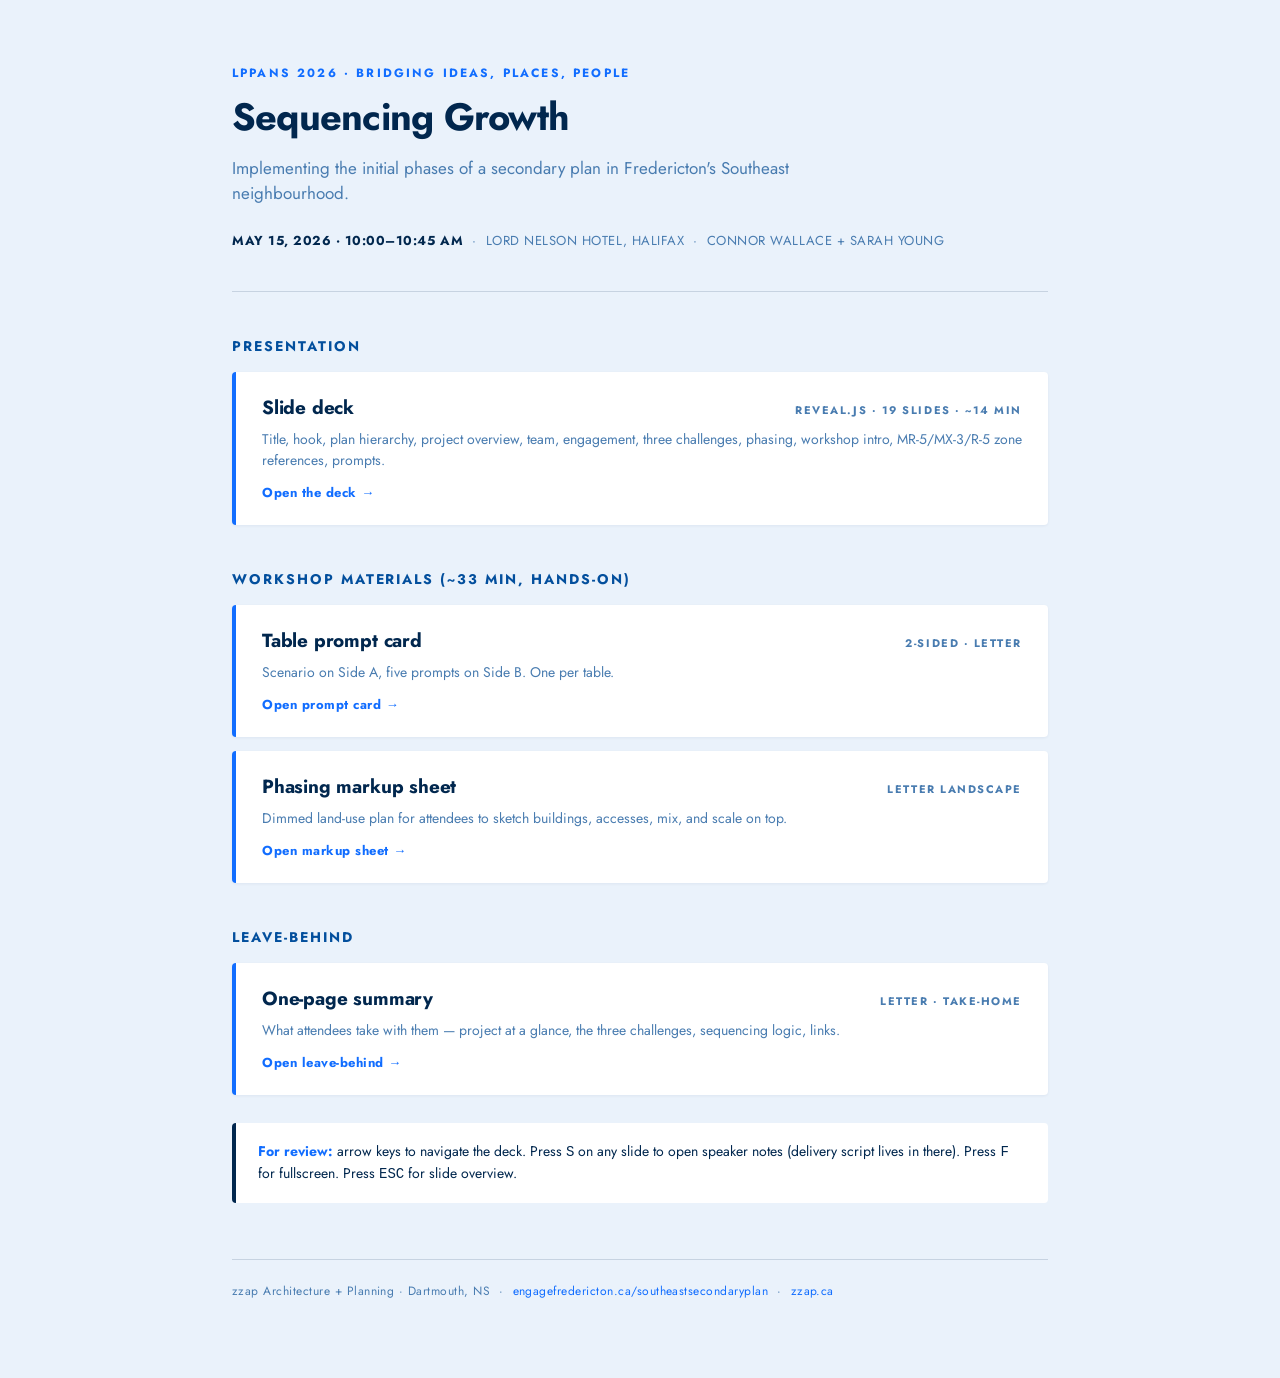
<file: index.html>
<!doctype html>
<html lang="en">
<head>
<meta charset="utf-8">
<meta name="viewport" content="width=device-width, initial-scale=1">
<title>Sequencing Growth — LPPANS 2026</title>
<link rel="preconnect" href="https://fonts.googleapis.com">
<link rel="preconnect" href="https://fonts.gstatic.com" crossorigin>
<link rel="stylesheet" href="https://fonts.googleapis.com/css2?family=Jost:wght@300;400;500;600;700&display=swap">
<style>
  :root {
    --zzap-white:  #FFFFFF;
    --zzap-navy:   #01274E;
    --zzap-blue:   #034F9D;
    --zzap-accent: #116DFF;
    --zzap-slate:  #497CB0;
    --zzap-pale:   #EAF2FB;
    --zzap-rule:   rgba(1, 39, 78, 0.15);
  }
  * { box-sizing: border-box; }
  html, body {
    margin: 0;
    padding: 0;
    background: var(--zzap-pale);
    color: var(--zzap-navy);
    font-family: 'Century Gothic', 'CenturyGothic', Jost, 'Avenir Next', Avenir, sans-serif;
    -webkit-font-smoothing: antialiased;
  }
  .wrap {
    max-width: 880px;
    margin: 0 auto;
    padding: 64px 32px 80px;
  }
  header {
    border-bottom: 1px solid var(--zzap-rule);
    padding-bottom: 28px;
    margin-bottom: 40px;
  }
  .eyebrow {
    font-size: 12px;
    font-weight: 700;
    letter-spacing: 0.18em;
    text-transform: uppercase;
    color: var(--zzap-accent);
    margin: 0 0 14px;
  }
  h1 {
    font-size: 38px;
    line-height: 1.1;
    font-weight: 700;
    letter-spacing: -0.02em;
    margin: 0 0 18px;
    color: var(--zzap-navy);
  }
  .lede {
    font-size: 17px;
    line-height: 1.5;
    color: var(--zzap-slate);
    max-width: 60ch;
    margin: 0;
  }
  .meta {
    font-size: 13px;
    letter-spacing: 0.04em;
    color: var(--zzap-slate);
    text-transform: uppercase;
    margin-top: 24px;
  }
  .meta strong { color: var(--zzap-navy); }

  .group {
    margin-top: 44px;
  }
  .group h2 {
    font-size: 14px;
    font-weight: 700;
    letter-spacing: 0.14em;
    text-transform: uppercase;
    color: var(--zzap-blue);
    margin: 0 0 16px;
  }
  .cards {
    display: grid;
    grid-template-columns: 1fr;
    gap: 14px;
  }
  .card {
    background: white;
    border-left: 4px solid var(--zzap-accent);
    padding: 22px 26px;
    border-radius: 4px;
    box-shadow: 0 1px 3px rgba(1, 39, 78, 0.06);
    transition: transform 0.18s ease, box-shadow 0.18s ease;
    text-decoration: none;
    color: inherit;
    display: block;
  }
  .card:hover {
    transform: translateY(-2px);
    box-shadow: 0 6px 18px rgba(1, 39, 78, 0.10);
  }
  .card .row {
    display: flex;
    align-items: baseline;
    justify-content: space-between;
    gap: 16px;
  }
  .card h3 {
    margin: 0;
    font-size: 19px;
    font-weight: 700;
    color: var(--zzap-navy);
    letter-spacing: -0.01em;
  }
  .card .kind {
    font-size: 11px;
    letter-spacing: 0.14em;
    text-transform: uppercase;
    color: var(--zzap-slate);
    font-weight: 700;
    white-space: nowrap;
  }
  .card p {
    margin: 8px 0 0;
    font-size: 14px;
    line-height: 1.5;
    color: var(--zzap-slate);
  }
  .card .open {
    display: inline-block;
    margin-top: 12px;
    font-size: 13px;
    color: var(--zzap-accent);
    font-weight: 700;
    letter-spacing: 0.04em;
  }
  .card .open::after {
    content: ' →';
  }

  footer {
    border-top: 1px solid var(--zzap-rule);
    margin-top: 56px;
    padding-top: 22px;
    font-size: 12px;
    color: var(--zzap-slate);
    letter-spacing: 0.04em;
  }
  footer a {
    color: var(--zzap-accent);
    text-decoration: none;
  }
  footer a:hover { text-decoration: underline; }
  .feedback {
    background: white;
    border-left: 4px solid var(--zzap-navy);
    padding: 18px 22px;
    border-radius: 4px;
    margin-top: 28px;
    font-size: 14px;
    line-height: 1.5;
    color: var(--zzap-navy);
  }
  .feedback strong { color: var(--zzap-accent); }
</style>
</head>
<body>
<div class="wrap">

  <header>
    <p class="eyebrow">LPPANS 2026 · Bridging Ideas, Places, People</p>
    <h1>Sequencing Growth</h1>
    <p class="lede">Implementing the initial phases of a secondary plan in Fredericton's Southeast neighbourhood.</p>
    <p class="meta">
      <strong>May 15, 2026 · 10:00–10:45 AM</strong>
      &nbsp;·&nbsp; Lord Nelson Hotel, Halifax
      &nbsp;·&nbsp; Connor Wallace + Sarah Young
    </p>
  </header>

  <section class="group">
    <h2>Presentation</h2>
    <div class="cards">
      <a class="card" href="deck/index.html">
        <div class="row">
          <h3>Slide deck</h3>
          <span class="kind">Reveal.js · 19 slides · ~14 min</span>
        </div>
        <p>Title, hook, plan hierarchy, project overview, team, engagement, three challenges, phasing, workshop intro, MR-5/MX-3/R-5 zone references, prompts.</p>
        <span class="open">Open the deck</span>
      </a>
    </div>
  </section>

  <section class="group">
    <h2>Workshop materials (~33 min, hands-on)</h2>
    <div class="cards">
      <a class="card" href="workshop/table-prompts.html">
        <div class="row">
          <h3>Table prompt card</h3>
          <span class="kind">2-sided · Letter</span>
        </div>
        <p>Scenario on Side A, five prompts on Side B. One per table.</p>
        <span class="open">Open prompt card</span>
      </a>
      <a class="card" href="workshop/phasing-map.html">
        <div class="row">
          <h3>Phasing markup sheet</h3>
          <span class="kind">Letter landscape</span>
        </div>
        <p>Dimmed land-use plan for attendees to sketch buildings, accesses, mix, and scale on top.</p>
        <span class="open">Open markup sheet</span>
      </a>
    </div>
  </section>

  <section class="group">
    <h2>Leave-behind</h2>
    <div class="cards">
      <a class="card" href="leave-behind/leave-behind.html">
        <div class="row">
          <h3>One-page summary</h3>
          <span class="kind">Letter · take-home</span>
        </div>
        <p>What attendees take with them — project at a glance, the three challenges, sequencing logic, links.</p>
        <span class="open">Open leave-behind</span>
      </a>
    </div>
  </section>

  <div class="feedback">
    <strong>For review:</strong> arrow keys to navigate the deck.
    Press <code>S</code> on any slide to open speaker notes (delivery script lives in there).
    Press <code>F</code> for fullscreen. Press <code>ESC</code> for slide overview.
  </div>

  <footer>
    zzap Architecture + Planning · Dartmouth, NS &nbsp;·&nbsp;
    <a href="https://engagefredericton.ca/southeastsecondaryplan">engagefredericton.ca/southeastsecondaryplan</a>
    &nbsp;·&nbsp;
    <a href="https://zzap.ca">zzap.ca</a>
  </footer>

</div>
</body>
</html>
</file>
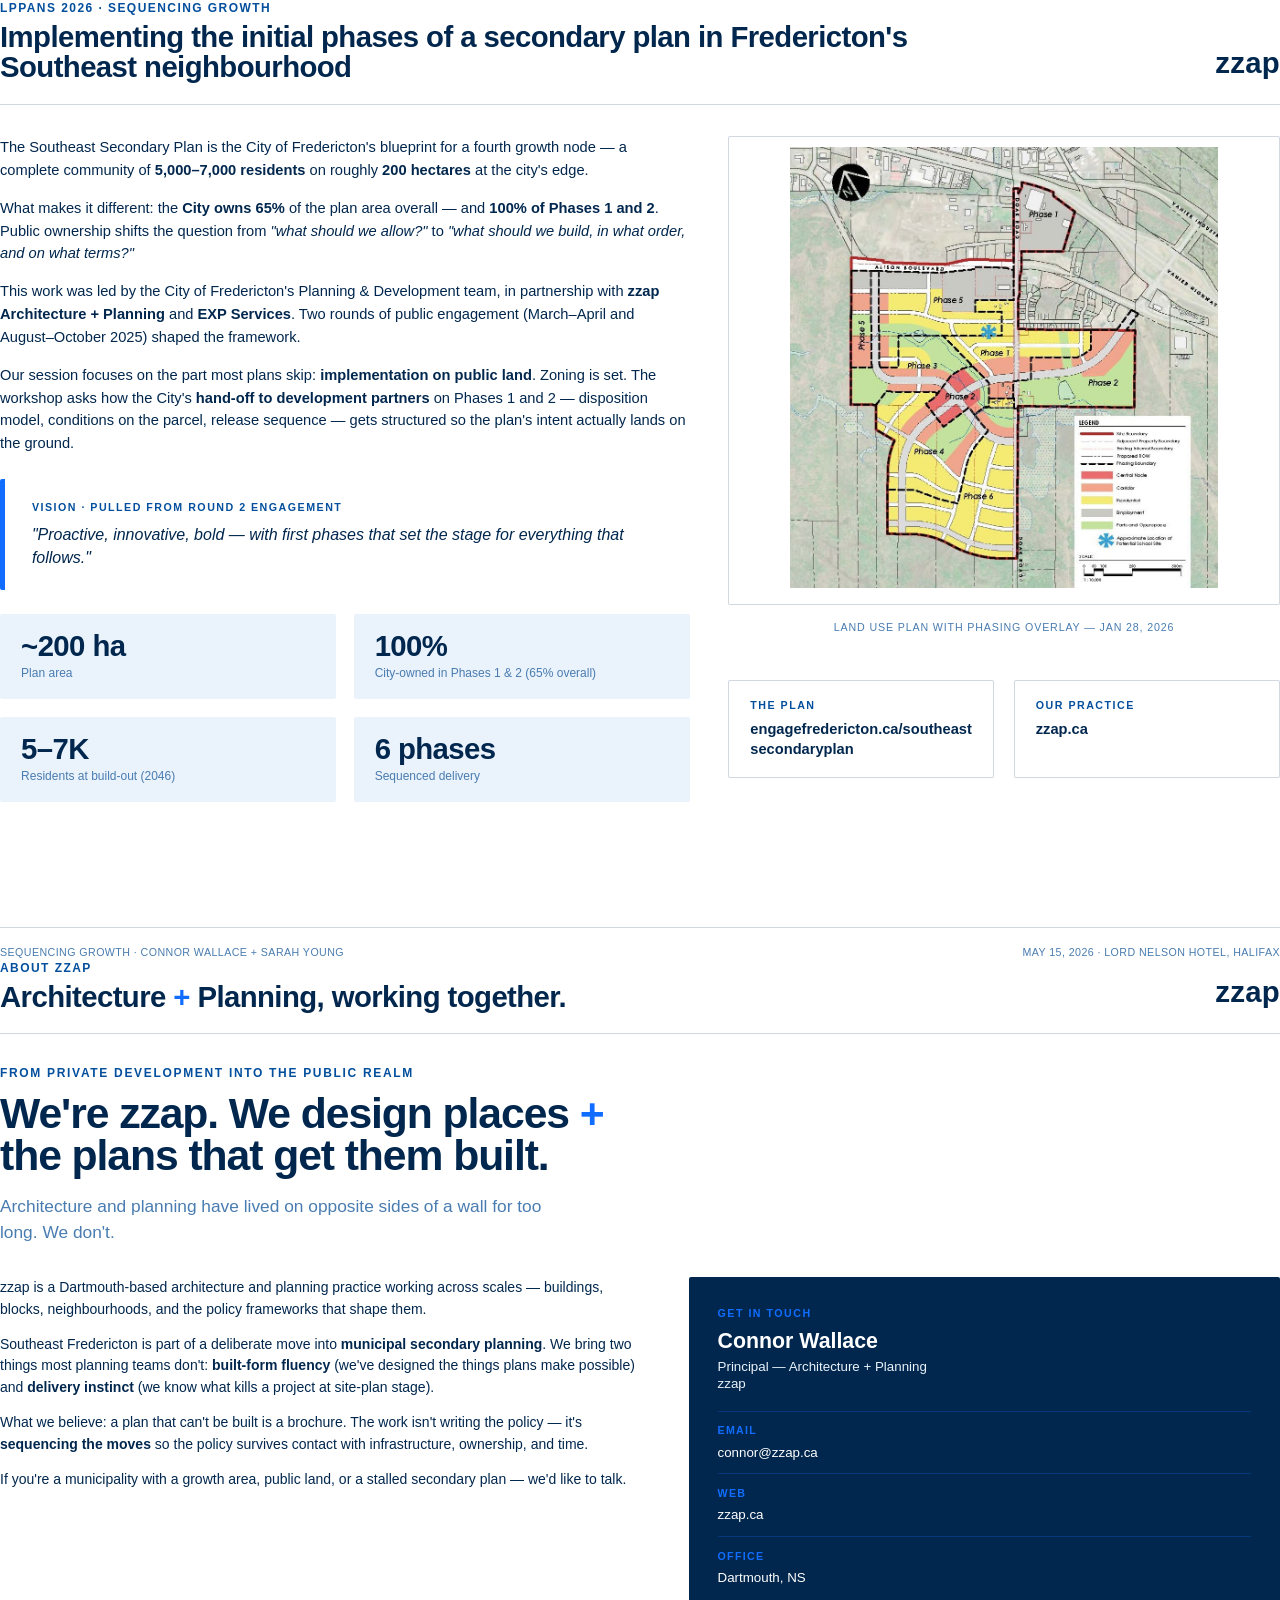
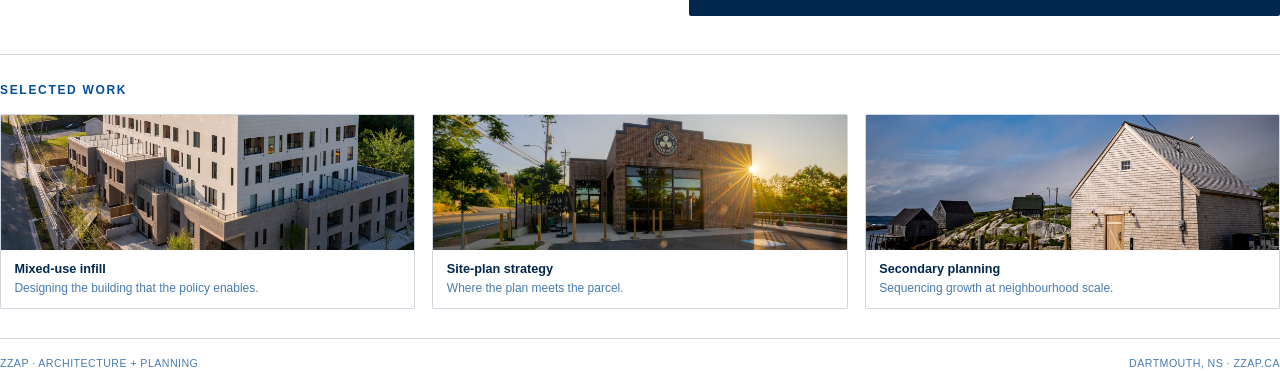
<file: leave-behind/leave-behind.html>
<!doctype html>
<html lang="en">
<head>
<meta charset="utf-8">
<title>Sequencing Growth — LPPANS 2026 Leave-Behind</title>
<style>
  @page {
    size: letter;
    margin: 0.5in;
  }

  :root {
    --zzap-white:  #FFFFFF;
    --zzap-navy:   #01274E;
    --zzap-blue:   #034F9D;
    --zzap-slate:  #497CB0;
    --zzap-pale:   #EAF2FB;
    --zzap-accent: #116DFF;
    --zzap-rule:   rgba(1, 39, 78, 0.18);
  }

  * { box-sizing: border-box; }

  html, body {
    margin: 0;
    padding: 0;
    background: var(--zzap-white);
    color: var(--zzap-navy);
    font-family: 'Century Gothic', 'CenturyGothic', Jost, 'Avenir Next', Avenir, sans-serif;
    font-feature-settings: "kern", "liga", "calt";
    -webkit-print-color-adjust: exact;
    print-color-adjust: exact;
    line-height: 1.4;
  }

  .page {
    width: 100%;
    min-height: calc(11in - 1in);
    padding: 0;
    page-break-after: always;
    display: grid;
    grid-template-rows: auto 1fr auto;
  }
  .page:last-child { page-break-after: auto; }

  /* shared header */
  header {
    display: grid;
    grid-template-columns: 1fr auto;
    align-items: end;
    padding-bottom: 0.22in;
    border-bottom: 1px solid var(--zzap-rule);
    margin-bottom: 0.32in;
  }
  header .meta {
    font-size: 9pt;
    letter-spacing: 0.12em;
    text-transform: uppercase;
    color: var(--zzap-blue);
    font-weight: 700;
    margin-bottom: 0.05in;
  }
  header h1 {
    margin: 0;
    font-size: 22pt;
    line-height: 1.05;
    font-weight: 800;
    letter-spacing: -0.02em;
    color: var(--zzap-navy);
  }
  header .mark {
    font-size: 22pt;
    font-weight: 700;
    color: var(--zzap-navy);
    text-transform: lowercase;
    letter-spacing: 0.01em;
  }

  /* shared footer */
  footer {
    display: flex;
    justify-content: space-between;
    align-items: baseline;
    font-size: 8pt;
    color: var(--zzap-slate);
    letter-spacing: 0.04em;
    text-transform: uppercase;
    padding-top: 0.18in;
    border-top: 1px solid var(--zzap-rule);
    margin-top: 0.3in;
  }

  /* FRONT — project */

  .front-grid {
    display: grid;
    grid-template-columns: 1.25fr 1fr;
    gap: 0.4in;
  }

  .summary p {
    font-size: 11pt;
    line-height: 1.55;
    margin: 0 0 0.16in 0;
    color: var(--zzap-navy);
  }
  .summary p:last-child { margin-bottom: 0; }
  .summary p strong { color: var(--zzap-navy); }

  .vision {
    background: white;
    border-left: 5px solid var(--zzap-accent);
    padding: 0.22in 0.28in;
    margin: 0.25in 0;
    border-radius: 2px;
  }
  .vision .label {
    font-size: 8pt;
    letter-spacing: 0.14em;
    text-transform: uppercase;
    color: var(--zzap-blue);
    font-weight: 700;
    margin-bottom: 0.08in;
  }
  .vision blockquote {
    margin: 0;
    font-size: 12pt;
    line-height: 1.45;
    color: var(--zzap-navy);
    font-weight: 500;
    font-style: italic;
  }

  .stats {
    display: grid;
    grid-template-columns: 1fr 1fr;
    gap: 0.18in;
    margin-top: 0.22in;
  }
  .stat {
    background: var(--zzap-pale);
    padding: 0.18in 0.22in;
    border-radius: 2px;
  }
  .stat .num {
    font-size: 22pt;
    font-weight: 800;
    line-height: 1;
    color: var(--zzap-navy);
    letter-spacing: -0.02em;
    margin-bottom: 0.06in;
  }
  .stat .lbl {
    font-size: 9pt;
    line-height: 1.3;
    color: var(--zzap-slate);
  }

  .map-side {
    display: flex;
    flex-direction: column;
    gap: 0.15in;
  }
  .map-side .map-img {
    border: 1px solid var(--zzap-rule);
    background: white;
    padding: 0.1in;
    border-radius: 2px;
    text-align: center;
  }
  .map-side .map-img img {
    max-width: 100%;
    max-height: 4.6in;
    height: auto;
  }
  .map-side .map-caption {
    font-size: 8pt;
    letter-spacing: 0.08em;
    text-transform: uppercase;
    color: var(--zzap-slate);
    text-align: center;
  }

  .links {
    margin-top: 0.32in;
    display: grid;
    grid-template-columns: 1fr 1fr;
    gap: 0.2in;
  }
  .link-card {
    border: 1px solid var(--zzap-rule);
    background: white;
    padding: 0.18in 0.22in;
    border-radius: 2px;
  }
  .link-card .lbl {
    font-size: 8pt;
    letter-spacing: 0.14em;
    text-transform: uppercase;
    color: var(--zzap-blue);
    font-weight: 700;
    margin-bottom: 0.06in;
  }
  .link-card .url {
    font-size: 11pt;
    color: var(--zzap-navy);
    font-weight: 600;
    word-break: break-word;
  }

  /* BACK — zzap pitch */

  .back-hero {
    margin-bottom: 0.32in;
  }
  .back-hero .eyebrow {
    font-size: 9pt;
    letter-spacing: 0.14em;
    text-transform: uppercase;
    color: var(--zzap-blue);
    font-weight: 700;
    margin-bottom: 0.1in;
  }
  .back-hero h2 {
    margin: 0 0 0.18in 0;
    font-size: 32pt;
    line-height: 1.0;
    font-weight: 800;
    letter-spacing: -0.025em;
    color: var(--zzap-navy);
    max-width: 6.5in;
  }
  .back-hero h2 .plus {
    color: var(--zzap-accent);
    font-weight: 800;
  }
  .back-hero .sub {
    font-size: 13pt;
    line-height: 1.5;
    color: var(--zzap-slate);
    max-width: 6in;
  }

  .pitch-grid {
    display: grid;
    grid-template-columns: 1.1fr 1fr;
    gap: 0.4in;
    align-items: start;
  }

  .pitch-text p {
    font-size: 10.5pt;
    line-height: 1.55;
    margin: 0 0 0.14in 0;
    color: var(--zzap-navy);
  }
  .pitch-text p strong { color: var(--zzap-navy); }
  .pitch-text p:last-child { margin-bottom: 0; }

  .contact-card {
    background: var(--zzap-navy);
    color: var(--zzap-white);
    padding: 0.3in;
    border-radius: 2px;
  }
  .contact-card .lbl {
    font-size: 8pt;
    letter-spacing: 0.14em;
    text-transform: uppercase;
    color: var(--zzap-accent);
    font-weight: 700;
    margin-bottom: 0.1in;
  }
  .contact-card .name {
    font-size: 16pt;
    font-weight: 700;
    line-height: 1.1;
    margin-bottom: 0.04in;
    color: var(--zzap-white);
  }
  .contact-card .role {
    font-size: 10pt;
    line-height: 1.35;
    color: var(--zzap-pale);
    margin-bottom: 0.18in;
  }
  .contact-card .row {
    font-size: 10pt;
    line-height: 1.45;
    color: var(--zzap-white);
    border-top: 1px solid rgba(17, 109, 255, 0.25);
    padding-top: 0.12in;
    margin-top: 0.12in;
  }
  .contact-card .row:first-of-type {
    border-top: none;
    padding-top: 0;
    margin-top: 0;
  }
  .contact-card .row strong {
    display: block;
    font-size: 8pt;
    letter-spacing: 0.12em;
    text-transform: uppercase;
    color: var(--zzap-accent);
    font-weight: 700;
    margin-bottom: 0.04in;
  }

  .portfolio {
    margin-top: 0.4in;
    border-top: 1px solid var(--zzap-rule);
    padding-top: 0.28in;
  }
  .portfolio .lbl {
    font-size: 9pt;
    letter-spacing: 0.14em;
    text-transform: uppercase;
    color: var(--zzap-blue);
    font-weight: 700;
    margin-bottom: 0.16in;
  }
  .portfolio-strip {
    display: grid;
    grid-template-columns: 1fr 1fr 1fr;
    gap: 0.18in;
  }
  .portfolio-card {
    background: white;
    border-radius: 2px;
    overflow: hidden;
    border: 1px solid var(--zzap-rule);
  }
  .portfolio-card .pimg {
    width: 100%;
    height: 1.4in;
    object-fit: cover;
    display: block;
  }
  .portfolio-card .pcap {
    padding: 0.12in 0.14in;
    font-size: 9pt;
    line-height: 1.35;
    color: var(--zzap-slate);
  }
  .portfolio-card .pcap strong {
    color: var(--zzap-navy);
    display: block;
    font-size: 9.5pt;
    margin-bottom: 0.02in;
  }

</style>
</head>
<body>

<!-- FRONT -->
<section class="page">

  <header>
    <div>
      <div class="meta">LPPANS 2026 · Sequencing Growth</div>
      <h1>Implementing the initial phases of a secondary plan in Fredericton's Southeast&nbsp;neighbourhood</h1>
    </div>
    <div class="mark">zzap</div>
  </header>

  <main>
    <div class="front-grid">

      <div>
        <div class="summary">
          <p>The Southeast Secondary Plan is the City of Fredericton's blueprint for a fourth growth node — a complete community of <strong>5,000–7,000 residents</strong> on roughly <strong>200 hectares</strong> at the city's edge.</p>
          <p>What makes it different: the <strong>City owns 65%</strong> of the plan area overall — and <strong>100% of Phases 1 and 2</strong>. Public ownership shifts the question from <em>"what should we allow?"</em> to <em>"what should we build, in what order, and on what terms?"</em></p>
          <p>This work was led by the City of Fredericton's Planning &amp; Development team, in partnership with <strong>zzap Architecture + Planning</strong> and <strong>EXP Services</strong>. Two rounds of public engagement (March–April and August–October 2025) shaped the framework.</p>
          <p>Our session focuses on the part most plans skip: <strong>implementation on public land</strong>. Zoning is set. The workshop asks how the City's <strong>hand-off to development partners</strong> on Phases 1 and 2 — disposition model, conditions on the parcel, release sequence — gets structured so the plan's intent actually lands on the ground.</p>
        </div>

        <div class="vision">
          <div class="label">Vision · pulled from Round 2 engagement</div>
          <blockquote>"Proactive, innovative, bold — with first phases that set the stage for everything that follows."</blockquote>
        </div>

        <div class="stats">
          <div class="stat"><div class="num">~200 ha</div><div class="lbl">Plan area</div></div>
          <div class="stat"><div class="num">100%</div><div class="lbl">City-owned in Phases 1 &amp; 2 (65% overall)</div></div>
          <div class="stat"><div class="num">5–7K</div><div class="lbl">Residents at build-out (2046)</div></div>
          <div class="stat"><div class="num">6 phases</div><div class="lbl">Sequenced delivery</div></div>
        </div>
      </div>

      <div class="map-side">
        <div class="map-img">
          <img src="../deck/assets/new/land-use-plan.jpg" alt="Land use plan with phasing overlay — Southeast Secondary Plan">
        </div>
        <div class="map-caption">Land use plan with phasing overlay — Jan 28, 2026</div>

        <div class="links">
          <div class="link-card">
            <div class="lbl">The plan</div>
            <div class="url">engagefredericton.ca/southeastsecondaryplan</div>
          </div>
          <div class="link-card">
            <div class="lbl">Our practice</div>
            <div class="url">zzap.ca</div>
          </div>
        </div>
      </div>

    </div>
  </main>

  <footer>
    <span>Sequencing Growth &middot; Connor Wallace + Sarah Young</span>
    <span>May 15, 2026 &middot; Lord Nelson Hotel, Halifax</span>
  </footer>

</section>


<!-- BACK -->
<section class="page">

  <header>
    <div>
      <div class="meta">About zzap</div>
      <h1>Architecture <span style="color: var(--zzap-accent);">+</span> Planning, working&nbsp;together.</h1>
    </div>
    <div class="mark">zzap</div>
  </header>

  <main>
    <div class="back-hero">
      <div class="eyebrow">From private development into the public realm</div>
      <h2>We're zzap. We design places <span class="plus">+</span> the plans that get them built.</h2>
      <div class="sub">Architecture and planning have lived on opposite sides of a wall for too long. We don't.</div>
    </div>

    <div class="pitch-grid">
      <div class="pitch-text">
        <p>zzap is a Dartmouth-based architecture and planning practice working across scales — buildings, blocks, neighbourhoods, and the policy frameworks that shape them.</p>
        <p>Southeast Fredericton is part of a deliberate move into <strong>municipal secondary planning</strong>. We bring two things most planning teams don't: <strong>built-form fluency</strong> (we've designed the things plans make possible) and <strong>delivery instinct</strong> (we know what kills a project at site-plan stage).</p>
        <p>What we believe: a plan that can't be built is a brochure. The work isn't writing the policy — it's <strong>sequencing the moves</strong> so the policy survives contact with infrastructure, ownership, and time.</p>
        <p>If you're a municipality with a growth area, public land, or a stalled secondary plan — we'd like to talk.</p>
      </div>

      <div class="contact-card">
        <div class="lbl">Get in touch</div>
        <div class="name">Connor Wallace</div>
        <div class="role">Principal — Architecture + Planning<br>zzap</div>

        <div class="row">
          <strong>Email</strong>
          connor@zzap.ca
        </div>
        <div class="row">
          <strong>Web</strong>
          zzap.ca
        </div>
        <div class="row">
          <strong>Office</strong>
          Dartmouth, NS
        </div>
      </div>
    </div>

    <div class="portfolio">
      <div class="lbl">Selected Work</div>
      <div class="portfolio-strip">
        <div class="portfolio-card">
          <img class="pimg" src="../deck/assets/zzap-photo-1.jpg" alt="zzap project — selected work">
          <div class="pcap"><strong>Mixed-use infill</strong>Designing the building that the policy enables.</div>
        </div>
        <div class="portfolio-card">
          <img class="pimg" src="../deck/assets/zzap-photo-2.jpg" alt="zzap project — selected work">
          <div class="pcap"><strong>Site-plan strategy</strong>Where the plan meets the parcel.</div>
        </div>
        <div class="portfolio-card">
          <img class="pimg" src="../deck/assets/zzap-photo-3.jpg" alt="zzap project — selected work">
          <div class="pcap"><strong>Secondary planning</strong>Sequencing growth at neighbourhood scale.</div>
        </div>
      </div>
    </div>
  </main>

  <footer>
    <span>zzap &middot; Architecture + Planning</span>
    <span>Dartmouth, NS &middot; zzap.ca</span>
  </footer>

</section>

</body>
</html>
</file>
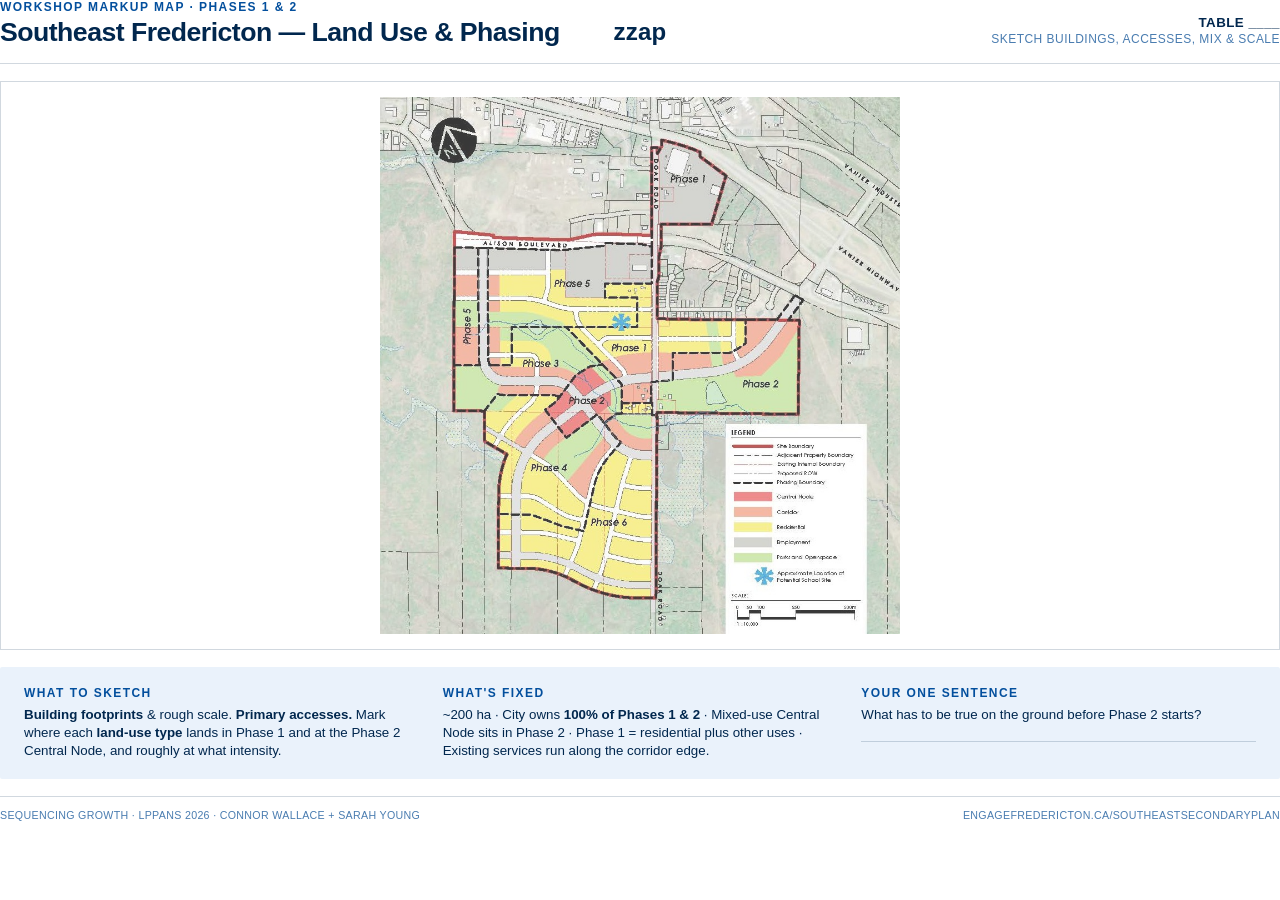
<file: workshop/phasing-map.html>
<!doctype html>
<html lang="en">
<head>
<meta charset="utf-8">
<title>Phasing Map — Workshop Working Sheet</title>
<style>
  @page {
    size: letter landscape;
    margin: 0.4in;
  }

  :root {
    --zzap-white:  #FFFFFF;
    --zzap-navy:   #01274E;
    --zzap-blue:   #034F9D;
    --zzap-slate:  #497CB0;
    --zzap-pale:   #EAF2FB;
    --zzap-accent: #116DFF;
    --zzap-rule:   rgba(1, 39, 78, 0.18);
  }

  * { box-sizing: border-box; }

  html, body {
    margin: 0;
    padding: 0;
    background: var(--zzap-white);
    color: var(--zzap-navy);
    font-family: 'Century Gothic', 'CenturyGothic', Jost, 'Avenir Next', Avenir, sans-serif;
    -webkit-print-color-adjust: exact;
    print-color-adjust: exact;
  }

  .sheet {
    width: 100%;
    min-height: calc(8.5in - 0.8in);
    display: grid;
    grid-template-rows: auto 1fr auto;
    gap: 0.18in;
  }

  header {
    display: grid;
    grid-template-columns: 1fr auto 1fr;
    align-items: end;
    padding-bottom: 0.18in;
    border-bottom: 1px solid var(--zzap-rule);
  }

  header .left .label {
    font-size: 9pt;
    letter-spacing: 0.12em;
    text-transform: uppercase;
    color: var(--zzap-blue);
    font-weight: 700;
    margin-bottom: 0.04in;
  }
  header .left h1 {
    margin: 0;
    font-size: 20pt;
    line-height: 1.05;
    font-weight: 800;
    letter-spacing: -0.02em;
    color: var(--zzap-navy);
  }
  header .center {
    font-family: 'Century Gothic', 'CenturyGothic', Jost, 'Avenir Next', sans-serif;
    text-transform: lowercase;
    font-weight: 700;
    font-size: 18pt;
    color: var(--zzap-navy);
    letter-spacing: 0.01em;
  }
  header .right {
    text-align: right;
    font-size: 9pt;
    color: var(--zzap-slate);
    letter-spacing: 0.04em;
    text-transform: uppercase;
  }
  header .right strong {
    color: var(--zzap-navy);
    display: block;
    font-size: 10pt;
    margin-bottom: 0.02in;
  }

  .map-frame {
    border: 1px solid var(--zzap-rule);
    background: white;
    padding: 0.15in;
    display: flex;
    align-items: center;
    justify-content: center;
    min-height: 5.0in;
  }
  .map-frame img {
    max-width: 100%;
    max-height: 5.6in;
    width: auto;
    height: auto;
    display: block;
    /* dim slightly so attendees can write over it */
    opacity: 0.78;
  }

  .legend {
    display: grid;
    grid-template-columns: 1fr 1fr 1fr;
    gap: 0.25in;
    padding: 0.2in 0.25in;
    background: var(--zzap-pale);
    border-radius: 2px;
  }
  .legend .col h3 {
    margin: 0 0 0.06in 0;
    font-size: 9pt;
    letter-spacing: 0.12em;
    text-transform: uppercase;
    color: var(--zzap-blue);
    font-weight: 700;
  }
  .legend .col p {
    margin: 0;
    font-size: 10pt;
    line-height: 1.35;
    color: var(--zzap-navy);
  }
  .legend .col p strong { color: var(--zzap-navy); }

  footer {
    display: flex;
    justify-content: space-between;
    align-items: baseline;
    font-size: 8pt;
    color: var(--zzap-slate);
    letter-spacing: 0.03em;
    text-transform: uppercase;
    padding-top: 0.12in;
    border-top: 1px solid var(--zzap-rule);
  }
</style>
</head>
<body>
  <div class="sheet">

    <header>
      <div class="left">
        <div class="label">Workshop Markup Map · Phases 1 &amp; 2</div>
        <h1>Southeast Fredericton — Land Use &amp; Phasing</h1>
      </div>
      <div class="center">zzap</div>
      <div class="right">
        <strong>Table&nbsp;____</strong>
        Sketch buildings, accesses, mix &amp; scale
      </div>
    </header>

    <div class="map-frame">
      <img src="../deck/assets/new/land-use-plan.jpg" alt="Southeast Fredericton land use plan — Phases 1 and 2 focus; attendees mark on top">
    </div>

    <div class="legend">
      <div class="col">
        <h3>What to sketch</h3>
        <p><strong>Building footprints</strong> &amp; rough scale. <strong>Primary accesses.</strong> Mark where each <strong>land-use type</strong> lands in Phase 1 and at the Phase 2 Central Node, and roughly at what intensity.</p>
      </div>
      <div class="col">
        <h3>What's fixed</h3>
        <p>~200 ha · City owns <strong>100% of Phases 1 &amp; 2</strong> · Mixed-use Central Node sits in Phase 2 · Phase 1 = residential plus other uses · Existing services run along the corridor edge.</p>
      </div>
      <div class="col">
        <h3>Your one sentence</h3>
        <p style="border-bottom: 1px solid var(--zzap-rule); padding-bottom: 0.18in;">What has to be true on the ground before Phase 2 starts?</p>
      </div>
    </div>

    <footer>
      <span>Sequencing Growth · LPPANS 2026 · Connor Wallace + Sarah Young</span>
      <span>engagefredericton.ca/southeastsecondaryplan</span>
    </footer>
  </div>
</body>
</html>
</file>
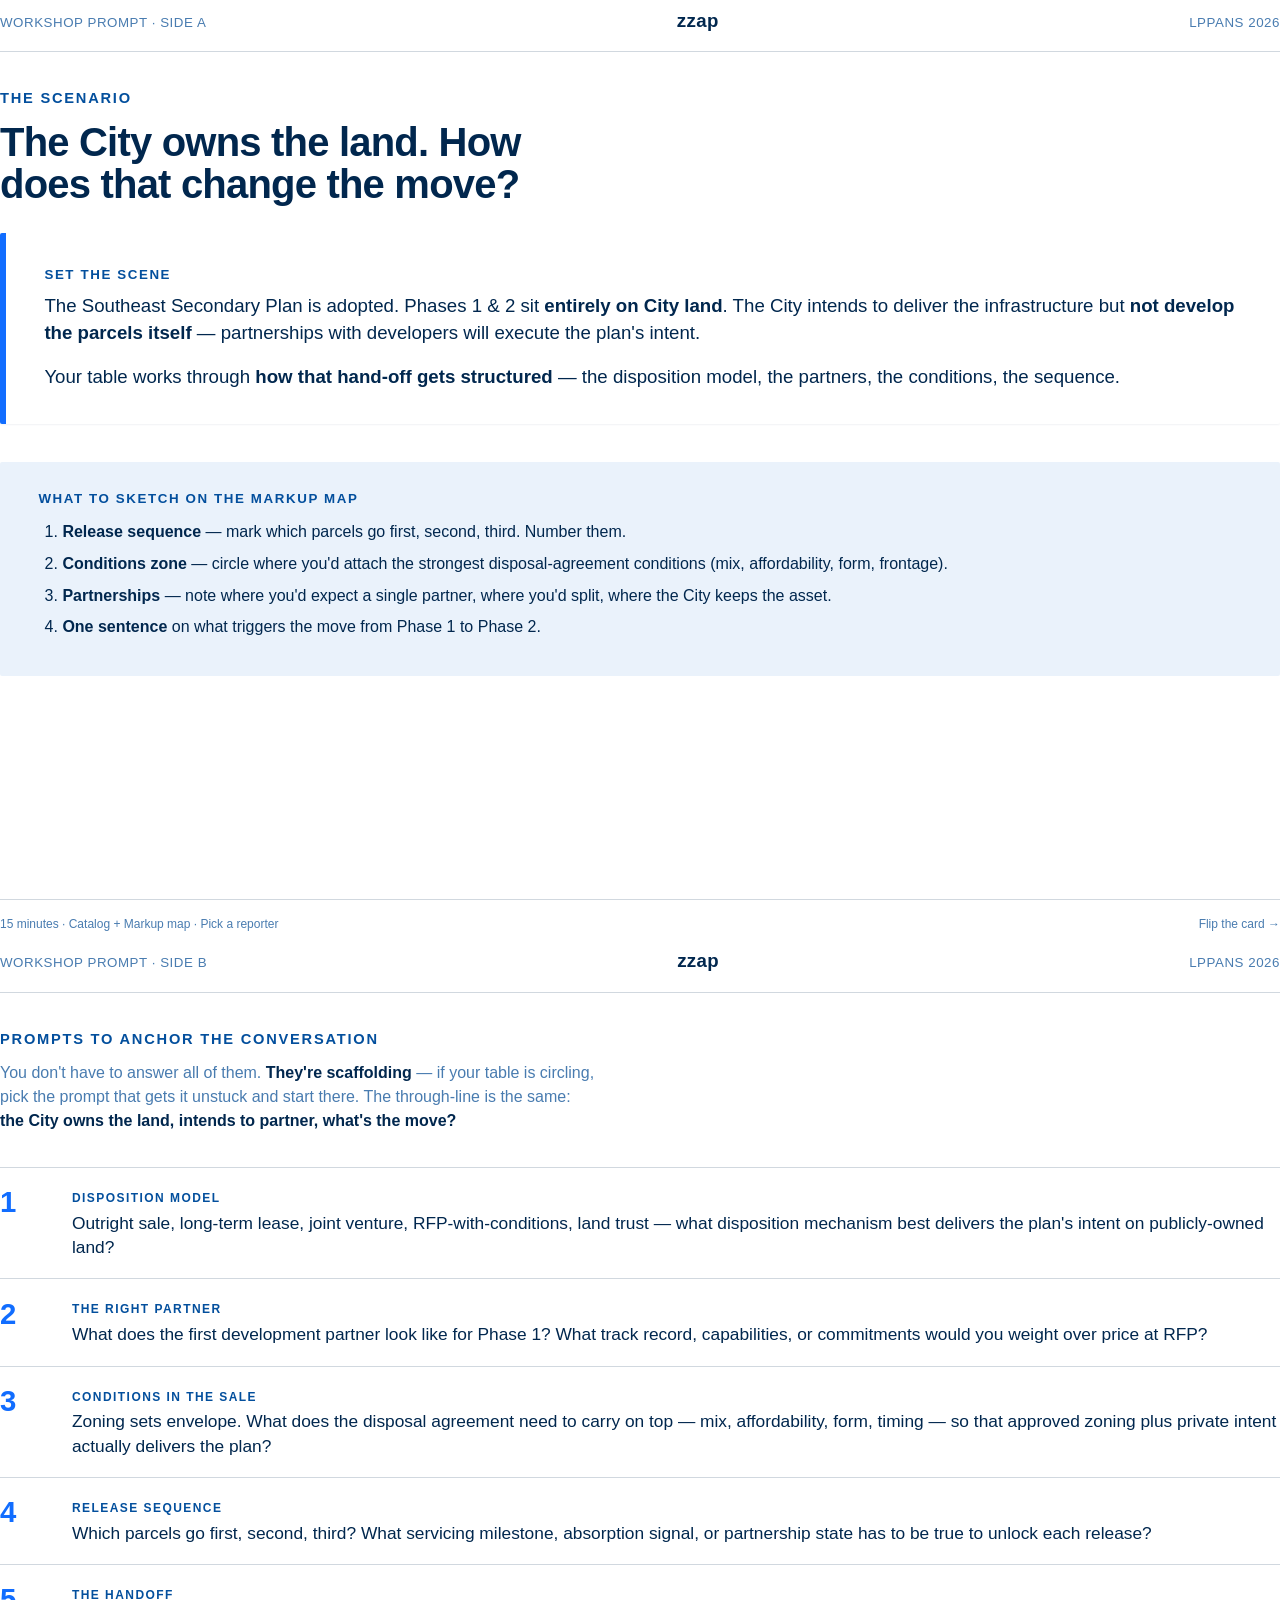
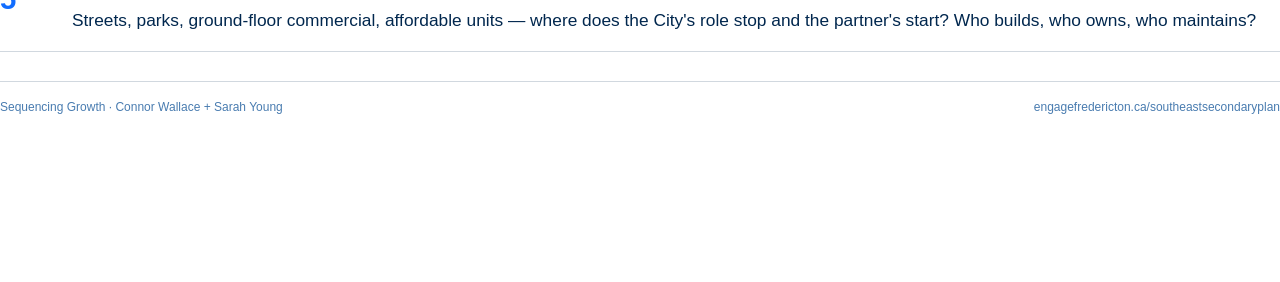
<file: workshop/table-prompts.html>
<!doctype html>
<html lang="en">
<head>
<meta charset="utf-8">
<title>Workshop Prompt Card — LPPANS 2026</title>
<style>
  @page {
    size: letter;
    margin: 0.6in;
  }

  :root {
    --zzap-white:  #FFFFFF;
    --zzap-navy:   #01274E;
    --zzap-blue:   #034F9D;
    --zzap-slate:  #497CB0;
    --zzap-pale:   #EAF2FB;
    --zzap-accent: #116DFF;
    --zzap-rule:   rgba(1, 39, 78, 0.18);
  }

  * { box-sizing: border-box; }

  html, body {
    margin: 0;
    padding: 0;
    background: var(--zzap-white);
    color: var(--zzap-navy);
    font-family: 'Century Gothic', 'CenturyGothic', Jost, 'Avenir Next', Avenir, sans-serif;
    font-feature-settings: "kern", "liga", "calt";
    -webkit-print-color-adjust: exact;
    print-color-adjust: exact;
  }

  .page {
    width: 100%;
    min-height: calc(11in - 1.2in);
    padding: 0.1in 0;
    page-break-after: always;
    display: flex;
    flex-direction: column;
  }
  .page:last-child { page-break-after: auto; }

  .meta {
    display: flex;
    justify-content: space-between;
    align-items: baseline;
    border-bottom: 1px solid var(--zzap-rule);
    padding-bottom: 0.2in;
    margin-bottom: 0.4in;
    font-size: 10pt;
    letter-spacing: 0.04em;
    text-transform: uppercase;
    color: var(--zzap-slate);
  }
  .meta .mark {
    font-weight: 700;
    color: var(--zzap-navy);
    letter-spacing: 0.02em;
    text-transform: lowercase;
    font-size: 14pt;
  }

  /* SIDE A — scenario */

  .side-label {
    font-size: 11pt;
    font-weight: 700;
    color: var(--zzap-blue);
    letter-spacing: 0.12em;
    text-transform: uppercase;
    margin-bottom: 0.15in;
  }

  h1 {
    font-size: 30pt;
    line-height: 1.05;
    font-weight: 800;
    letter-spacing: -0.02em;
    margin: 0 0 0.3in 0;
    color: var(--zzap-navy);
    max-width: 6in;
  }

  .scenario {
    background: white;
    border-left: 6px solid var(--zzap-accent);
    padding: 0.35in 0.4in;
    border-radius: 2px;
    box-shadow: 0 1px 2px rgba(1,39,78,0.06);
    margin-bottom: 0.4in;
  }

  .scenario p {
    font-size: 14pt;
    line-height: 1.45;
    margin: 0 0 0.18in 0;
    color: var(--zzap-navy);
  }

  .scenario p:last-child { margin-bottom: 0; }

  .scenario .stage {
    font-size: 10pt;
    text-transform: uppercase;
    letter-spacing: 0.12em;
    color: var(--zzap-blue);
    font-weight: 700;
    display: block;
    margin-bottom: 0.1in;
  }

  .deliver {
    background: var(--zzap-pale);
    padding: 0.3in 0.4in;
    border-radius: 2px;
    margin-bottom: 0.3in;
  }
  .deliver h3 {
    font-size: 10pt;
    text-transform: uppercase;
    letter-spacing: 0.12em;
    color: var(--zzap-blue);
    margin: 0 0 0.15in 0;
    font-weight: 700;
  }
  .deliver ol {
    margin: 0;
    padding: 0 0 0 0.25in;
    font-size: 12pt;
    line-height: 1.5;
    color: var(--zzap-navy);
  }
  .deliver ol li {
    margin-bottom: 0.08in;
  }

  .footnote {
    margin-top: auto;
    font-size: 9pt;
    color: var(--zzap-slate);
    border-top: 1px solid var(--zzap-rule);
    padding-top: 0.18in;
    display: flex;
    justify-content: space-between;
  }

  /* SIDE B — questions */

  .questions-intro {
    font-size: 12pt;
    line-height: 1.5;
    color: var(--zzap-slate);
    max-width: 6.2in;
    margin: 0 0 0.35in 0;
  }

  .questions-intro strong { color: var(--zzap-navy); }

  .qlist {
    list-style: none;
    margin: 0;
    padding: 0;
    counter-reset: qcount;
  }

  .qlist li {
    counter-increment: qcount;
    padding: 0.2in 0;
    border-top: 1px solid var(--zzap-rule);
    display: grid;
    grid-template-columns: 0.6in 1fr;
    column-gap: 0.15in;
  }

  .qlist li:last-child {
    border-bottom: 1px solid var(--zzap-rule);
  }

  .qlist li::before {
    content: counter(qcount);
    font-size: 22pt;
    font-weight: 800;
    color: var(--zzap-accent);
    line-height: 1;
    letter-spacing: -0.02em;
  }

  .qlist .q-body {
    display: flex;
    flex-direction: column;
    gap: 0.06in;
    padding-top: 0.04in;
  }

  .qlist .q-body .label {
    font-size: 9pt;
    text-transform: uppercase;
    letter-spacing: 0.12em;
    color: var(--zzap-blue);
    font-weight: 700;
  }

  .qlist .q-body .text {
    font-size: 13pt;
    line-height: 1.4;
    color: var(--zzap-navy);
    font-weight: 500;
  }

</style>
</head>
<body>

<!-- SIDE A -->
<section class="page">
  <div class="meta">
    <span>Workshop Prompt · Side A</span>
    <span class="mark">zzap</span>
    <span>LPPANS 2026</span>
  </div>

  <div class="side-label">The Scenario</div>
  <h1>The City owns the land. How does that change the move?</h1>

  <div class="scenario">
    <span class="stage">Set the scene</span>
    <p>The Southeast Secondary Plan is adopted. Phases 1 &amp; 2 sit <strong>entirely on City land</strong>. The City intends to deliver the infrastructure but <strong>not develop the parcels itself</strong> &mdash; partnerships with developers will execute the plan's intent.</p>
    <p>Your table works through <strong>how that hand-off gets structured</strong> &mdash; the disposition model, the partners, the conditions, the sequence.</p>
  </div>

  <div class="deliver">
    <h3>What to sketch on the markup map</h3>
    <ol>
      <li><strong>Release sequence</strong> &mdash; mark which parcels go first, second, third. Number them.</li>
      <li><strong>Conditions zone</strong> &mdash; circle where you'd attach the strongest disposal-agreement conditions (mix, affordability, form, frontage).</li>
      <li><strong>Partnerships</strong> &mdash; note where you'd expect a single partner, where you'd split, where the City keeps the asset.</li>
      <li><strong>One sentence</strong> on what triggers the move from Phase 1 to Phase 2.</li>
    </ol>
  </div>

  <div class="footnote">
    <span>15 minutes &middot; Catalog + Markup map &middot; Pick a reporter</span>
    <span>Flip the card &rarr;</span>
  </div>
</section>

<!-- SIDE B -->
<section class="page">
  <div class="meta">
    <span>Workshop Prompt · Side B</span>
    <span class="mark">zzap</span>
    <span>LPPANS 2026</span>
  </div>

  <div class="side-label">Prompts to anchor the conversation</div>
  <p class="questions-intro">You don't have to answer all of them. <strong>They're scaffolding</strong> &mdash; if your table is circling, pick the prompt that gets it unstuck and start there. The through-line is the same: <strong>the City owns the land, intends to partner, what's the move?</strong></p>

  <ol class="qlist">
    <li>
      <div class="q-body">
        <span class="label">Disposition model</span>
        <span class="text">Outright sale, long-term lease, joint venture, RFP-with-conditions, land trust &mdash; what disposition mechanism best delivers the plan's intent on publicly-owned land?</span>
      </div>
    </li>
    <li>
      <div class="q-body">
        <span class="label">The right partner</span>
        <span class="text">What does the first development partner look like for Phase 1? What track record, capabilities, or commitments would you weight over price at RFP?</span>
      </div>
    </li>
    <li>
      <div class="q-body">
        <span class="label">Conditions in the sale</span>
        <span class="text">Zoning sets envelope. What does the disposal agreement need to carry on top &mdash; mix, affordability, form, timing &mdash; so that approved zoning plus private intent actually delivers the plan?</span>
      </div>
    </li>
    <li>
      <div class="q-body">
        <span class="label">Release sequence</span>
        <span class="text">Which parcels go first, second, third? What servicing milestone, absorption signal, or partnership state has to be true to unlock each release?</span>
      </div>
    </li>
    <li>
      <div class="q-body">
        <span class="label">The handoff</span>
        <span class="text">Streets, parks, ground-floor commercial, affordable units &mdash; where does the City's role stop and the partner's start? Who builds, who owns, who maintains?</span>
      </div>
    </li>
  </ol>

  <div class="footnote" style="margin-top: 0.3in;">
    <span>Sequencing Growth &middot; Connor Wallace + Sarah Young</span>
    <span>engagefredericton.ca/southeastsecondaryplan</span>
  </div>
</section>

</body>
</html>
</file>
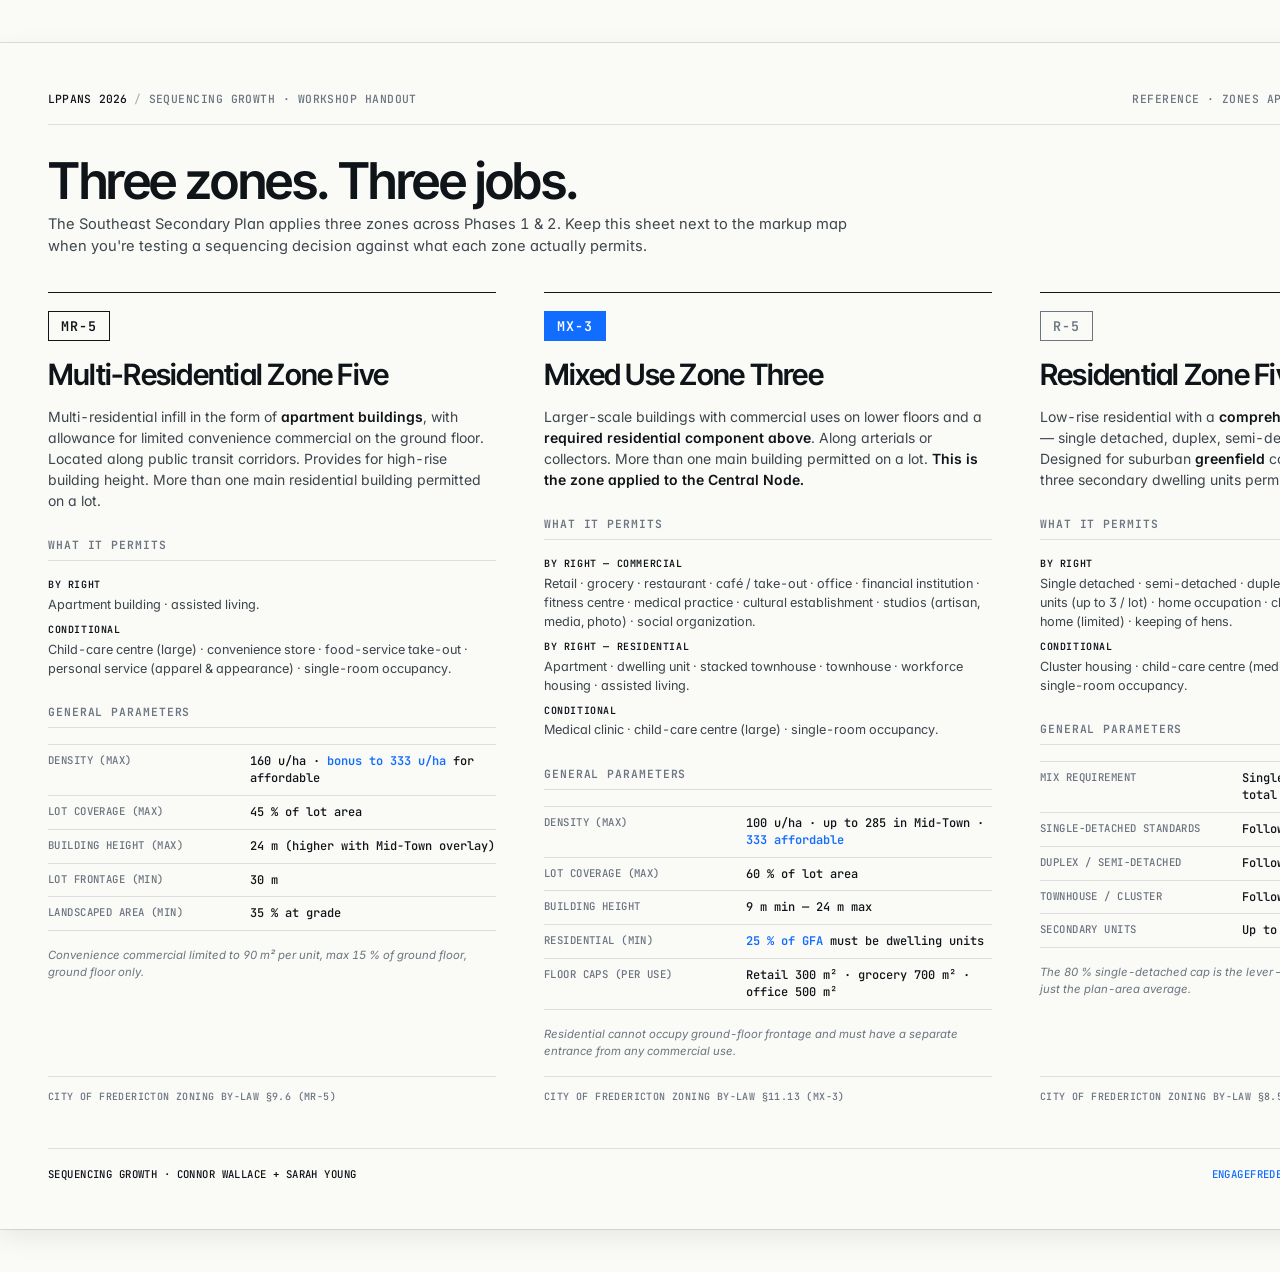
<file: workshop/zones-handout.html>
<!doctype html>
<html lang="en">
<head>
<meta charset="utf-8">
<title>Zones Applied in Phases 1 &amp; 2 — Workshop Handout</title>
<link rel="preconnect" href="https://fonts.googleapis.com">
<link rel="preconnect" href="https://fonts.gstatic.com" crossorigin>
<link rel="stylesheet" href="https://fonts.googleapis.com/css2?family=Inter:wght@300;400;500;600;700&family=Inter+Tight:wght@400;500;600;700&family=JetBrains+Mono:wght@400;500;600&display=swap">
<style>
  @page {
    size: 17in 11in;
    margin: 0.5in;
  }

  :root {
    --cream:        #FAFAF7;
    --paper:        #F2F1EC;
    --ink:          #0F1419;
    --ink-soft:     #3D454D;
    --ink-mute:     #6B7480;
    --zzap-accent:  #116DFF;
    --zzap-white:   #FFFFFF;
    --rule:         rgba(15, 20, 25, 0.12);
    --rule-strong:  rgba(15, 20, 25, 0.30);

    --font-sans:    'Inter Tight', 'Inter', -apple-system, BlinkMacSystemFont, sans-serif;
    --font-body:    'Inter', -apple-system, BlinkMacSystemFont, sans-serif;
    --font-mono:    'JetBrains Mono', ui-monospace, 'SF Mono', Menlo, Consolas, monospace;
  }

  * { box-sizing: border-box; }

  html, body {
    margin: 0;
    padding: 0;
    background: var(--cream);
    color: var(--ink);
    font-family: var(--font-body);
    font-feature-settings: 'cv11', 'ss01', 'ss03', 'tnum', 'kern', 'liga';
    -webkit-font-smoothing: antialiased;
    -webkit-print-color-adjust: exact;
    print-color-adjust: exact;
  }

  /* ----- SHEET — 17×11 landscape ----- */
  .sheet {
    width: 16in;
    min-height: 10in;
    padding: 0;
    margin: 0 auto;
    display: flex;
    flex-direction: column;
  }

  /* ----- META STRIP ----- */
  .meta-strip {
    display: flex;
    justify-content: space-between;
    align-items: baseline;
    border-bottom: 1px solid var(--rule);
    padding-bottom: 14pt;
    margin-bottom: 22pt;
    font-family: var(--font-mono);
    font-size: 8.5pt;
    font-weight: 500;
    letter-spacing: 0.04em;
    text-transform: uppercase;
    color: var(--ink-mute);
  }
  .meta-strip .meta-mark {
    color: var(--ink);
    letter-spacing: 0.02em;
  }
  .meta-strip .meta-sep {
    color: var(--rule-strong);
    margin: 0 0.6em;
  }
  .meta-strip .meta-group {
    display: flex;
    align-items: baseline;
  }

  /* ----- TITLE BLOCK ----- */
  .title-block {
    margin-bottom: 26pt;
    padding-bottom: 0;
  }
  .title-block h1 {
    font-family: var(--font-sans);
    font-size: 38pt;
    font-weight: 600;
    letter-spacing: -0.028em;
    line-height: 1.02;
    color: var(--ink);
    margin: 0 0 6pt;
  }
  .title-block .subtitle {
    font-family: var(--font-body);
    font-size: 11pt;
    font-weight: 400;
    color: var(--ink-soft);
    line-height: 1.45;
    margin: 0;
    max-width: 8.5in;
  }

  /* ----- ZONES GRID ----- */
  .zones-grid {
    display: grid;
    grid-template-columns: 1fr 1fr 1fr;
    gap: 36pt;
    align-items: stretch;
    flex: 1;
  }

  .zone-col {
    display: flex;
    flex-direction: column;
    gap: 12pt;
    padding-top: 14pt;
    border-top: 1.2px solid var(--ink);
  }

  /* Zone tag — mono, all caps, bordered tab */
  .zone-tag {
    align-self: flex-start;
    display: inline-flex;
    align-items: center;
    justify-content: center;
    padding: 6pt 9pt 5pt;
    font-family: var(--font-mono);
    font-size: 10pt;
    font-weight: 600;
    letter-spacing: 0.08em;
    text-transform: uppercase;
    line-height: 1;
    border: 1px solid var(--ink);
    color: var(--ink);
    background: transparent;
    margin-bottom: 2pt;
  }
  .zone-tag.mr5 {
    background: transparent; border-color: var(--ink); color: var(--ink);
  }
  .zone-tag.mx3 {
    background: var(--zzap-accent);
    border-color: var(--zzap-accent);
    color: var(--zzap-white);
  }
  .zone-tag.r5 {
    background: transparent;
    border-color: var(--ink-mute);
    color: var(--ink-mute);
  }

  .zone-col h2 {
    font-family: var(--font-sans);
    font-size: 22pt;
    font-weight: 600;
    letter-spacing: -0.026em;
    color: var(--ink);
    margin: 0;
    line-height: 1.02;
  }

  .zone-intent {
    font-family: var(--font-body);
    font-size: 10.5pt;
    line-height: 1.5;
    color: var(--ink-soft);
    margin: 0;
  }
  .zone-intent strong {
    color: var(--ink);
    font-weight: 600;
  }

  /* Sub-section heading inside a column */
  .zone-col h3 {
    font-family: var(--font-mono);
    font-size: 8.5pt;
    font-weight: 600;
    letter-spacing: 0.08em;
    text-transform: uppercase;
    color: var(--ink-mute);
    margin: 8pt 0 0;
    padding-bottom: 6pt;
    border-bottom: 1px solid var(--rule);
  }

  /* Permitted uses block */
  .zone-uses {
    list-style: none;
    margin: 0;
    padding: 0;
    display: flex;
    flex-direction: column;
    gap: 6pt;
  }
  .zone-uses li {
    font-family: var(--font-body);
    font-size: 9.5pt;
    line-height: 1.5;
    color: var(--ink-soft);
  }
  .zone-uses li .label {
    font-family: var(--font-mono);
    font-size: 7.5pt;
    font-weight: 600;
    letter-spacing: 0.06em;
    text-transform: uppercase;
    color: var(--ink);
    display: block;
    margin-bottom: 2pt;
  }

  /* Parameters table */
  .zone-params {
    width: 100%;
    border-collapse: collapse;
    font-family: var(--font-mono);
    font-size: 9pt;
    font-variant-numeric: tabular-nums;
  }
  .zone-params tr {
    border-top: 1px solid var(--rule);
  }
  .zone-params tr:last-child {
    border-bottom: 1px solid var(--rule);
  }
  .zone-params th,
  .zone-params td {
    text-align: left;
    vertical-align: top;
    padding: 6pt 0;
    line-height: 1.4;
  }
  .zone-params th {
    font-weight: 500;
    color: var(--ink-mute);
    width: 45%;
    padding-right: 10pt;
    text-transform: uppercase;
    letter-spacing: 0.04em;
    font-size: 8pt;
  }
  .zone-params td {
    color: var(--ink);
    font-weight: 500;
  }
  .zone-params td strong {
    color: var(--zzap-accent);
    font-weight: 600;
  }

  .zone-fineprint {
    font-family: var(--font-body);
    font-size: 8.5pt;
    font-style: italic;
    line-height: 1.5;
    color: var(--ink-mute);
    margin: 0;
  }

  /* Source line */
  .zone-source {
    margin-top: auto;
    font-family: var(--font-mono);
    font-size: 7.5pt;
    font-weight: 500;
    letter-spacing: 0.04em;
    text-transform: uppercase;
    color: var(--ink-mute);
    padding-top: 10pt;
    border-top: 1px solid var(--rule);
  }

  /* ----- FOOTER ----- */
  .footer {
    margin-top: 26pt;
    padding-top: 14pt;
    border-top: 1px solid var(--rule);
    display: flex;
    justify-content: space-between;
    align-items: baseline;
    font-family: var(--font-mono);
    font-size: 8pt;
    font-weight: 500;
    letter-spacing: 0.04em;
    text-transform: uppercase;
    color: var(--ink-mute);
  }
  .footer .footer-cta {
    color: var(--ink);
  }
  .footer .footer-accent {
    color: var(--zzap-accent);
  }

  /* ----- Screen-view rendering (when not printing) ----- */
  @media screen {
    body {
      padding: 32pt 0;
    }
    .sheet {
      background: var(--cream);
      box-shadow: 0 8px 24px rgba(15, 20, 25, 0.08), 0 0 0 1px var(--rule);
      padding: 0.5in;
      width: 16in;
      min-height: 10in;
    }
  }
</style>
</head>
<body>

<section class="sheet">

  <!-- Meta strip -->
  <div class="meta-strip">
    <div class="meta-group">
      <span class="meta-mark">LPPANS 2026</span>
      <span class="meta-sep">/</span>
      <span>Sequencing Growth · Workshop Handout</span>
    </div>
    <div class="meta-group">
      <span>Reference · Zones applied in Phases 1 &amp; 2</span>
      <span class="meta-sep">/</span>
      <span class="meta-mark">zzap</span>
    </div>
  </div>

  <!-- Title block -->
  <div class="title-block">
    <h1>Three zones. Three jobs.</h1>
    <p class="subtitle">
      The Southeast Secondary Plan applies three zones across Phases 1 &amp; 2.
      Keep this sheet next to the markup map when you're testing a sequencing decision against what each zone actually permits.
    </p>
  </div>

  <!-- Zones grid -->
  <div class="zones-grid">

    <!-- MR-5 -->
    <article class="zone-col">
      <span class="zone-tag mr5">MR-5</span>
      <h2>Multi-Residential Zone Five</h2>
      <p class="zone-intent">
        Multi-residential infill in the form of <strong>apartment buildings</strong>, with allowance for limited convenience commercial on the ground floor.
        Located along public transit corridors. Provides for high-rise building height. More than one main residential building permitted on a lot.
      </p>

      <h3>What it permits</h3>
      <ul class="zone-uses">
        <li><span class="label">By right</span>Apartment building · assisted living.</li>
        <li><span class="label">Conditional</span>Child-care centre (large) · convenience store · food-service take-out · personal service (apparel &amp; appearance) · single-room occupancy.</li>
      </ul>

      <h3>General parameters</h3>
      <table class="zone-params">
        <tr><th>Density (max)</th><td>160 u/ha · <strong>bonus to 333 u/ha</strong> for affordable</td></tr>
        <tr><th>Lot coverage (max)</th><td>45 % of lot area</td></tr>
        <tr><th>Building height (max)</th><td>24 m (higher with Mid-Town overlay)</td></tr>
        <tr><th>Lot frontage (min)</th><td>30 m</td></tr>
        <tr><th>Landscaped area (min)</th><td>35 % at grade</td></tr>
      </table>

      <p class="zone-fineprint">
        Convenience commercial limited to 90 m² per unit, max 15 % of ground floor, ground floor only.
      </p>

      <p class="zone-source">City of Fredericton Zoning By-law &sect;9.6 (MR-5)</p>
    </article>

    <!-- MX-3 -->
    <article class="zone-col">
      <span class="zone-tag mx3">MX-3</span>
      <h2>Mixed Use Zone Three</h2>
      <p class="zone-intent">
        Larger-scale buildings with commercial uses on lower floors and a <strong>required residential component above</strong>.
        Along arterials or collectors. More than one main building permitted on a lot.
        <strong>This is the zone applied to the Central Node.</strong>
      </p>

      <h3>What it permits</h3>
      <ul class="zone-uses">
        <li><span class="label">By right — commercial</span>Retail · grocery · restaurant · café / take-out · office · financial institution · fitness centre · medical practice · cultural establishment · studios (artisan, media, photo) · social organization.</li>
        <li><span class="label">By right — residential</span>Apartment · dwelling unit · stacked townhouse · townhouse · workforce housing · assisted living.</li>
        <li><span class="label">Conditional</span>Medical clinic · child-care centre (large) · single-room occupancy.</li>
      </ul>

      <h3>General parameters</h3>
      <table class="zone-params">
        <tr><th>Density (max)</th><td>100 u/ha · up to 285 in Mid-Town · <strong>333 affordable</strong></td></tr>
        <tr><th>Lot coverage (max)</th><td>60 % of lot area</td></tr>
        <tr><th>Building height</th><td>9 m min — 24 m max</td></tr>
        <tr><th>Residential (min)</th><td><strong>25 % of GFA</strong> must be dwelling units</td></tr>
        <tr><th>Floor caps (per use)</th><td>Retail 300 m² · grocery 700 m² · office 500 m²</td></tr>
      </table>

      <p class="zone-fineprint">
        Residential cannot occupy ground-floor frontage and must have a separate entrance from any commercial use.
      </p>

      <p class="zone-source">City of Fredericton Zoning By-law &sect;11.13 (MX-3)</p>
    </article>

    <!-- R-5 -->
    <article class="zone-col">
      <span class="zone-tag r5">R-5</span>
      <h2>Residential Zone Five</h2>
      <p class="zone-intent">
        Low-rise residential with a <strong>comprehensive mix of housing forms</strong> — single detached, duplex, semi-detached, townhouse, cluster.
        Designed for suburban <strong>greenfield</strong> contexts on large parcels.
        Up to three secondary dwelling units permitted per lot.
      </p>

      <h3>What it permits</h3>
      <ul class="zone-uses">
        <li><span class="label">By right</span>Single detached · semi-detached · duplex · townhouse · secondary dwelling units (up to 3 / lot) · home occupation · child-care centre (small) · group home (limited) · keeping of hens.</li>
        <li><span class="label">Conditional</span>Cluster housing · child-care centre (medium) · group home · tourist home · single-room occupancy.</li>
      </ul>

      <h3>General parameters</h3>
      <table class="zone-params">
        <tr><th>Mix requirement</th><td>Single detached capped at <strong>80 %</strong> of total units</td></tr>
        <tr><th>Single-detached standards</th><td>Follow R-1 (&sect;8.2(4))</td></tr>
        <tr><th>Duplex / semi-detached</th><td>Follow R-3 (&sect;8.3(4))</td></tr>
        <tr><th>Townhouse / cluster</th><td>Follow MR-1 (&sect;9.2(4))</td></tr>
        <tr><th>Secondary units</th><td>Up to 3 per lot</td></tr>
      </table>

      <p class="zone-fineprint">
        The 80 % single-detached cap is the lever — it forces mix at the parcel level, not just the plan-area average.
      </p>

      <p class="zone-source">City of Fredericton Zoning By-law &sect;8.5 (R-5)</p>
    </article>

  </div>

  <!-- Footer -->
  <div class="footer">
    <span class="footer-cta">Sequencing Growth · Connor Wallace + Sarah Young</span>
    <span class="footer-accent">engagefredericton.ca/southeastsecondaryplan</span>
  </div>

</section>

</body>
</html>
</file>
